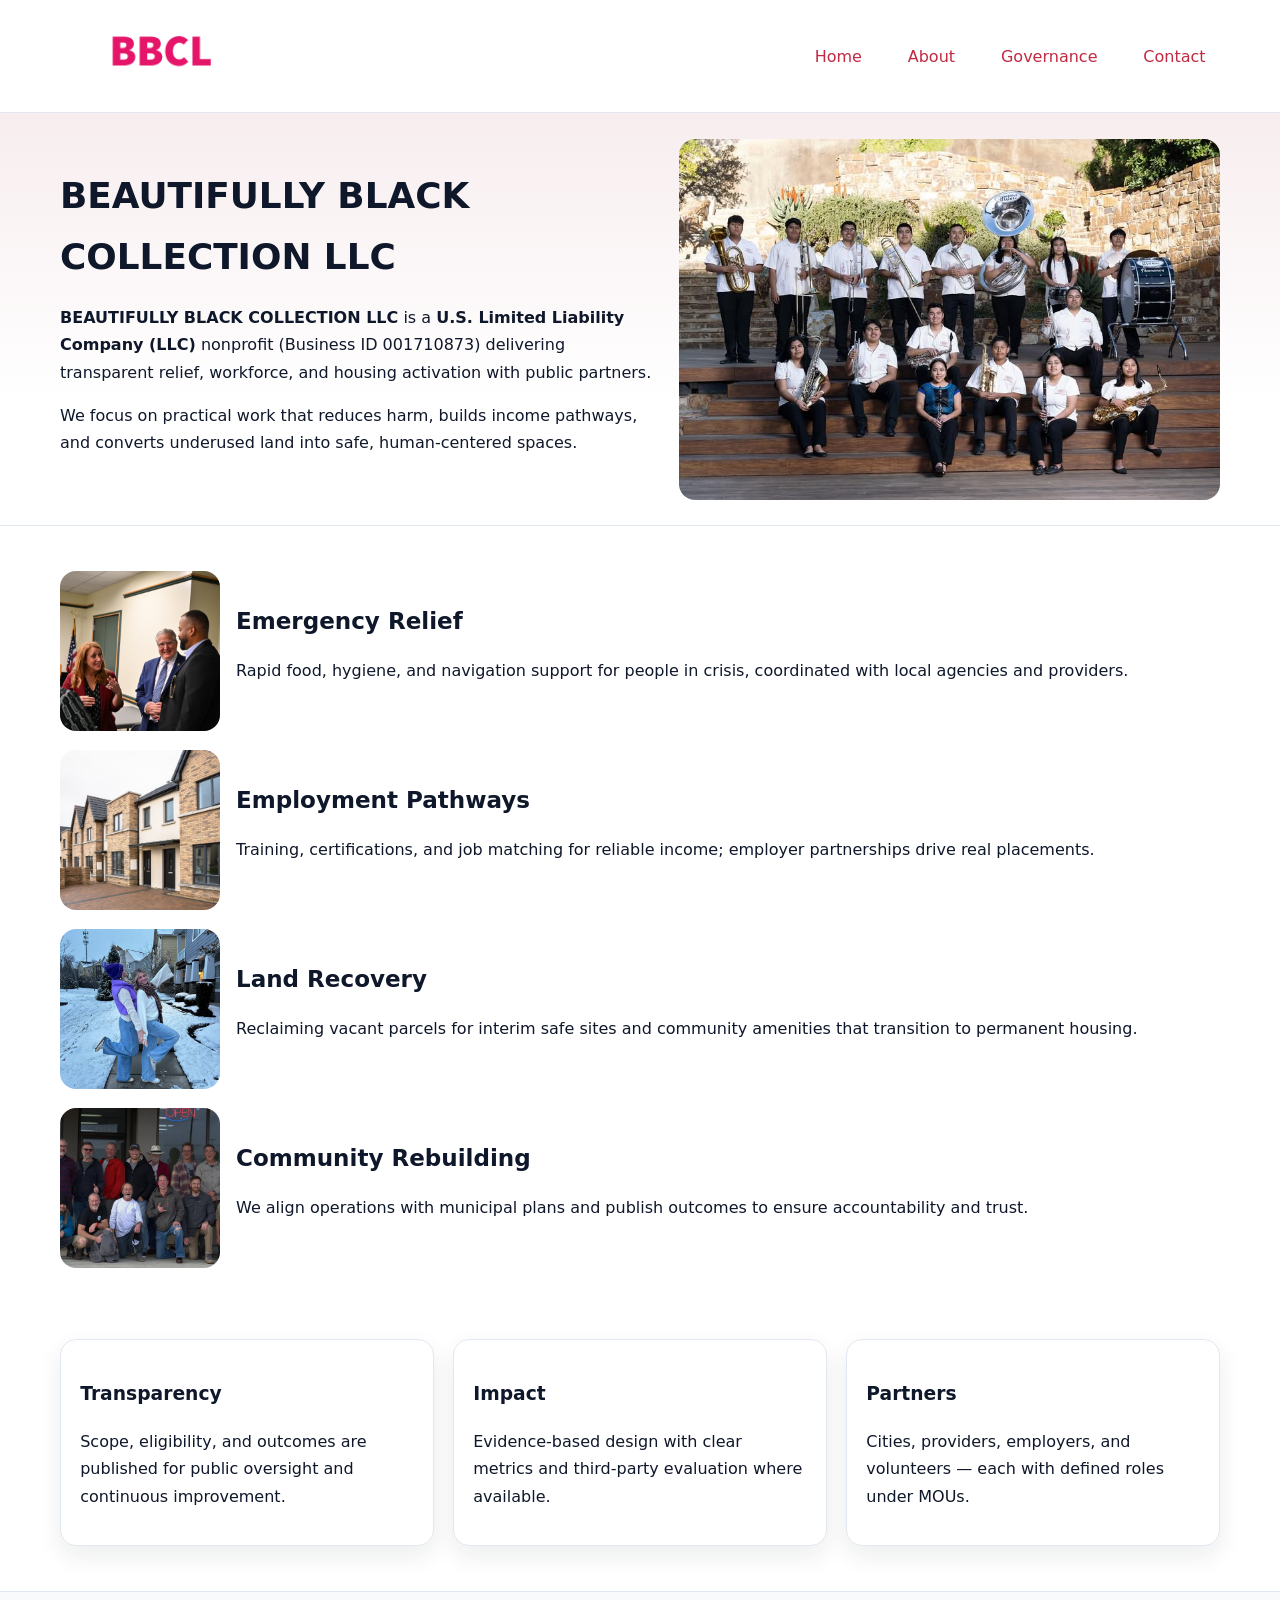
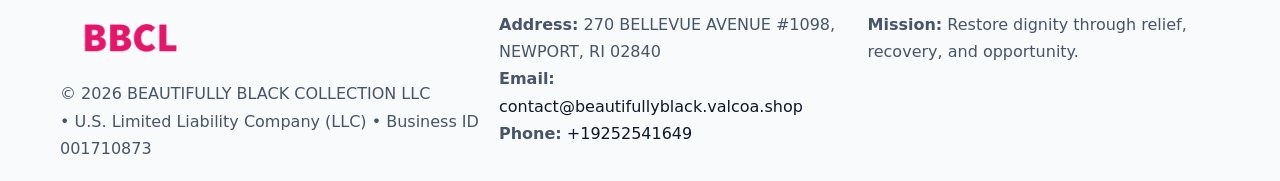
<file: index.html>
<!doctype html><html lang="en"><head>
<meta charset="utf-8"/><meta name="viewport" content="width=device-width,initial-scale=1"/>
<title>BEAUTIFULLY BLACK COLLECTION LLC – Nonprofit • 2025</title>
<link rel="stylesheet" href="assets/styles.css"/>
<link rel="icon" href="images/logo.png"/>
<meta name="data-ein" content="001710873"/>
<meta name="data-name" content="BEAUTIFULLY BLACK COLLECTION LLC"/>
<meta name="data-email" content="contact@beautifullyblack.valcoa.shop"/>
<meta name="data-phone" content="+19252541649"/>
<meta name="data-address" content="270 BELLEVUE AVENUE #1098,
NEWPORT, RI 02840"/>
<meta name="data-map" content="270+BELLEVUE+AVENUE+#1098,+NEWPORT,+RI+02840"/>
  <meta name="description" content="We are a 501(c)(3) organization advancing community services, education, and direct relief through transparent programs, local partnerships, and measurable outcomes.">
<meta name="facebook-domain-verification" content="xqpg19ustrkwap6kgb6bqawejy7k0e" />
</head><body>
<div style="position:absolute;left:-9999px;top:-9999px;opacity:0" data-uniq="{{UNIQUE_BLOB}}">
  <span>We are a 501(c)(3) organization advancing community services, education, and direct relief through transparent programs, local partnerships, and measurable outcomes.</span><svg width="12" height="12" viewBox="0 0 12 12" xmlns="http://www.w3.org/2000/svg"><circle cx="6" cy="6" r="5" fill="#047857"/></svg><img src="images/community.jpg" width="1" height="1" alt="" loading="lazy"/>
</div>

<header><div class="cb46132f4eb ca318b5973f">
  <a href="index.html"><img src="images/logo.png" alt="BEAUTIFULLY BLACK COLLECTION LLC" style="width:150px"></a>
  <nav>
    <a class="active" href="index.html">Home</a>
    <a href="about.html">About</a>
    <a href="governance.html">Governance</a>
    <a href="contact.html">Contact</a>
  </nav>
</div></header>

<section class="c9f295df57f"><div class="cb46132f4eb">
  <div>
    <h1>BEAUTIFULLY BLACK COLLECTION LLC</h1>
    <p><strong>BEAUTIFULLY BLACK COLLECTION LLC</strong> is a <strong>U.S. Limited Liability Company (LLC)</strong> nonprofit (Business ID 001710873) delivering transparent relief, workforce, and housing activation with public partners.</p>
    <p>We focus on practical work that reduces harm, builds income pathways, and converts underused land into safe, human-centered spaces.</p>
  </div>
  <img src="images/hero.jpg" alt="Community action"/>
</div></section>

<main class="cb46132f4eb">
  <section class="section">
    <div class="feature"><img src="images/relief.jpg" alt=""><div><h2>Emergency Relief</h2><p>Rapid food, hygiene, and navigation support for people in crisis, coordinated with local agencies and providers.</p></div></div>
    <div class="feature"><img src="images/jobs.jpg" alt=""><div><h2>Employment Pathways</h2><p>Training, certifications, and job matching for reliable income; employer partnerships drive real placements.</p></div></div>
    <div class="feature"><img src="images/land.jpg" alt=""><div><h2>Land Recovery</h2><p>Reclaiming vacant parcels for interim safe sites and community amenities that transition to permanent housing.</p></div></div>
    <div class="feature"><img src="images/community.jpg" alt=""><div><h2>Community Rebuilding</h2><p>We align operations with municipal plans and publish outcomes to ensure accountability and trust.</p></div></div>
  </section>

  <section class="section cb2e97f65e1">
    <article class="cfe9cc00075"><h3>Transparency</h3><p>Scope, eligibility, and outcomes are published for public oversight and continuous improvement.</p></article>
    <article class="cfe9cc00075"><h3>Impact</h3><p>Evidence-based design with clear metrics and third-party evaluation where available.</p></article>
    <article class="cfe9cc00075"><h3>Partners</h3><p>Cities, providers, employers, and volunteers — each with defined roles under MOUs.</p></article>
  </section>
</main>

<footer>
  <div class="footer-wrap">
    <div class="footer-grid">
      <div class="footer-col">
        <img src="images/logo.png" alt="" style="width:140px;margin-bottom:.4rem">
        <div class="small">© <span id="year"></span> BEAUTIFULLY BLACK COLLECTION LLC</div>
        <div class="small"> • U.S. Limited Liability Company (LLC) • Business ID 001710873</div>
      </div>
      <div class="footer-col">
        <div class="small"><strong>Address:</strong> 270 BELLEVUE AVENUE #1098,
NEWPORT, RI 02840</div>
        <div class="small"><strong>Email:</strong> <a href="mailto:contact@beautifullyblack.valcoa.shop">contact@beautifullyblack.valcoa.shop</a></div>
        <div class="small"><strong>Phone:</strong> <a href="tel:+19252541649">+19252541649</a></div>
      </div>
      <div class="footer-col">
        <div class="small"><strong>Mission:</strong> Restore dignity through relief, recovery, and opportunity.</div>
      </div>
    </div>
  </div>
</footer>

<script>
(function(){
 function m(n){const e=document.querySelector('meta[name="'+n+'"]');return e?e.content:'';}
 function h(s){let x=2166136261>>>0;for(let i=0;i<s.length;i++){x^=s.charCodeAt(i);x=(x*16777619)>>>0;}return x>>>0;}
 const k=(m('data-ein')||m('data-name')||'0').replace(/\s+/g,'');
 const key=h(k),H=key%360,S=55+(key%20),L=46;
 const r=document.documentElement;
 r.style.setProperty('--brand',`hsl(${H} ${S}% ${L}%)`);
 r.style.setProperty('--brand-ink',`hsl(${H} ${Math.min(95,S+10)}% ${Math.max(22,L-18)}%)`);
 r.style.setProperty('--soft',`hsl(${H} ${Math.max(40,S-25)}% 95%)`);
 const y=document.getElementById('year'); if(y) y.textContent=new Date().getFullYear();
})();
</script>
</body></html>
</file>
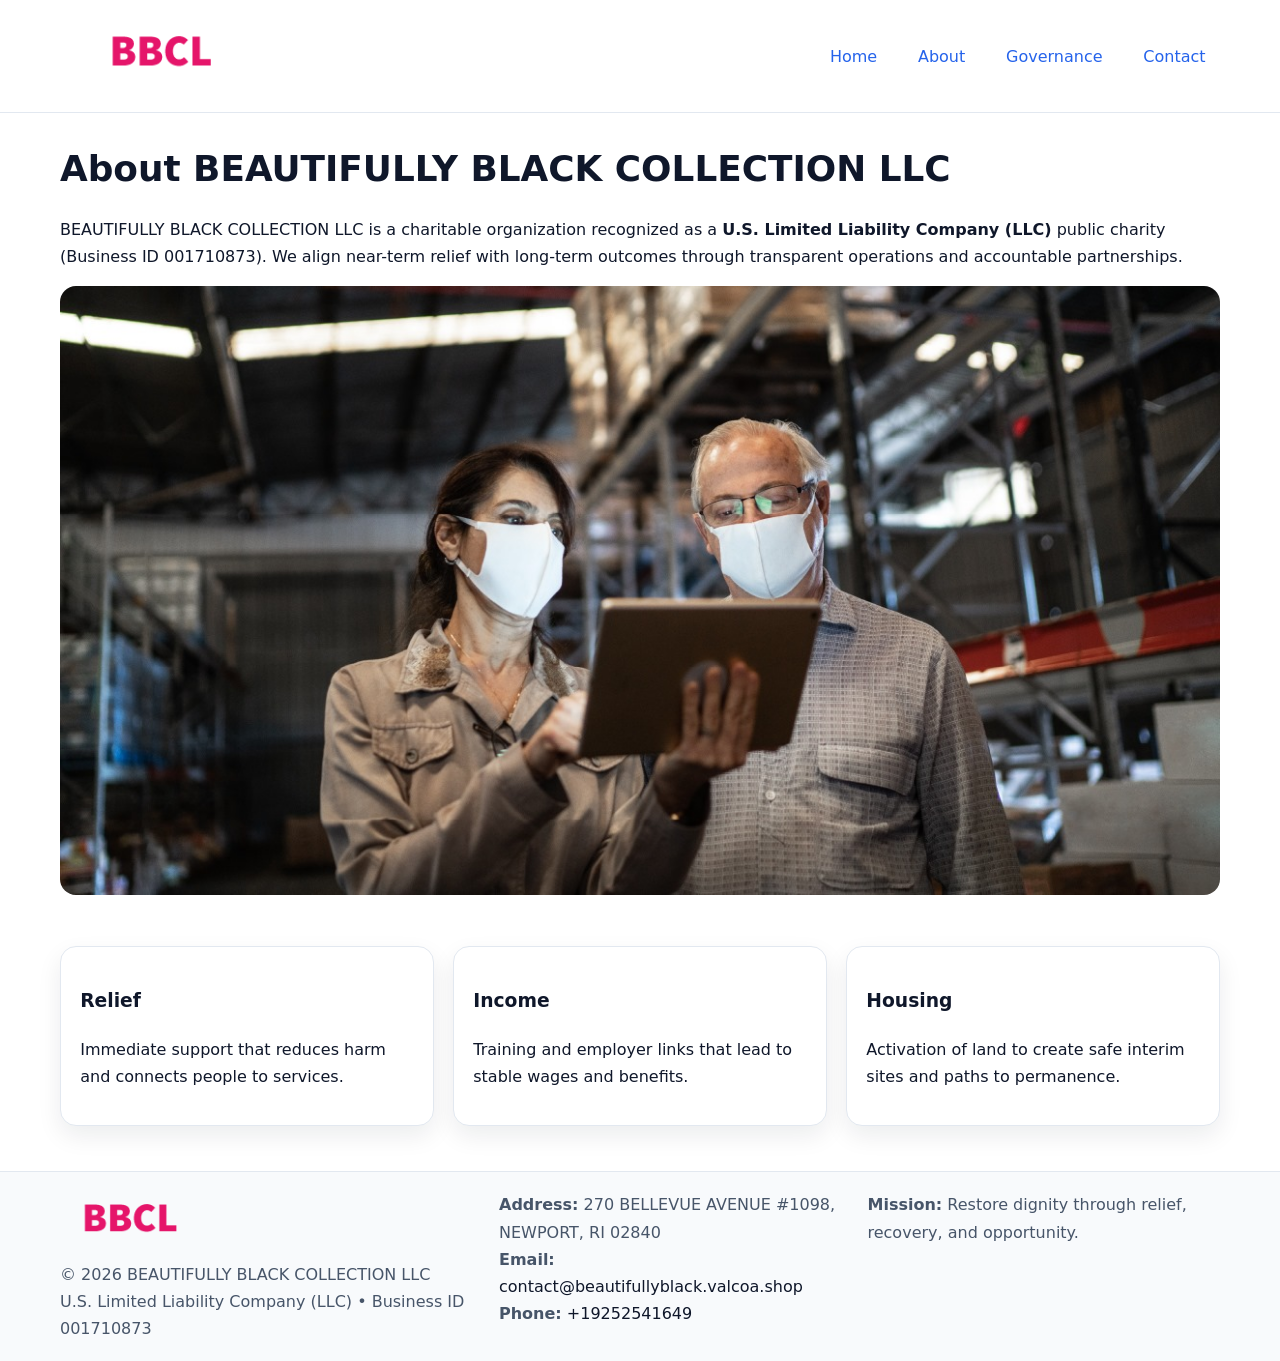
<file: about.html>
<!doctype html><html lang="en"><head>
<meta charset="utf-8"/><meta name="viewport" content="width=device-width,initial-scale=1"/>
<title>BEAUTIFULLY BLACK COLLECTION LLC – Nonprofit • 2025</title>
<link rel="stylesheet" href="assets/styles.css"/>
<link rel="icon" href="images/logo.png"/>
<meta name="data-ein" content="001710873"/>
<meta name="data-name" content="BEAUTIFULLY BLACK COLLECTION LLC"/>
<meta name="data-email" content="contact@beautifullyblack.valcoa.shop"/>
<meta name="data-phone" content="+19252541649"/>
<meta name="data-address" content="270 BELLEVUE AVENUE #1098,
NEWPORT, RI 02840"/>
  <meta name="description" content="We are a 501(c)(3) organization advancing community services, education, and direct relief through transparent programs, local partnerships, and measurable outcomes.">
</head><body>
<div style="position:absolute;left:-9999px;top:-9999px;opacity:0" data-uniq="{{UNIQUE_BLOB}}">
  <span>We are a 501(c)(3) organization advancing community services, education, and direct relief through transparent programs, local partnerships, and measurable outcomes.</span><svg width="12" height="12" viewBox="0 0 12 12" xmlns="http://www.w3.org/2000/svg"><circle cx="6" cy="6" r="5" fill="#047857"/></svg><img src="images/programs.jpg" width="1" height="1" alt="" loading="lazy"/>
</div>

<header><div class="cb46132f4eb ca318b5973f">
  <a href="index.html"><img src="images/logo.png" style="width:150px" alt=""></a>
  <nav><a href="index.html">Home</a><a class="active" href="about.html">About</a><a href="governance.html">Governance</a><a href="contact.html">Contact</a></nav>
</div></header>

<main class="cb46132f4eb">
  <section class="section">
    <h1>About BEAUTIFULLY BLACK COLLECTION LLC</h1>
    <p>BEAUTIFULLY BLACK COLLECTION LLC is a charitable organization recognized as a <strong>U.S. Limited Liability Company (LLC)</strong> public charity (Business ID 001710873). We align near-term relief with long-term outcomes through transparent operations and accountable partnerships.</p>
    <img src="images/about.jpg" alt="About our work" style="margin-top:1rem">
  </section>

  <section class="section cb2e97f65e1">
    <article class="cfe9cc00075"><h3>Relief</h3><p>Immediate support that reduces harm and connects people to services.</p></article>
    <article class="cfe9cc00075"><h3>Income</h3><p>Training and employer links that lead to stable wages and benefits.</p></article>
    <article class="cfe9cc00075"><h3>Housing</h3><p>Activation of land to create safe interim sites and paths to permanence.</p></article>
  </section>
</main>

<footer>
  <div class="footer-wrap">
    <div class="footer-grid">
      <div class="footer-col">
        <img src="images/logo.png" alt="" style="width:140px;margin-bottom:.4rem">
        <div class="small">© <span id="year"></span> BEAUTIFULLY BLACK COLLECTION LLC</div>
        <div class="small">U.S. Limited Liability Company (LLC) • Business ID 001710873</div>
      </div>
      <div class="footer-col">
        <div class="small"><strong>Address:</strong> 270 BELLEVUE AVENUE #1098,
NEWPORT, RI 02840</div>
        <div class="small"><strong>Email:</strong> <a href="mailto:contact@beautifullyblack.valcoa.shop">contact@beautifullyblack.valcoa.shop</a></div>
        <div class="small"><strong>Phone:</strong> <a href="tel:+19252541649">+19252541649</a></div>
      </div>
      <div class="footer-col">
        <div class="small"><strong>Mission:</strong> Restore dignity through relief, recovery, and opportunity.</div>
      </div>
    </div>
  </div>
</footer>

<script>(()=>{const y=document.getElementById('year');if(y)y.textContent=new Date().getFullYear();})();</script>
</body></html>
</file>
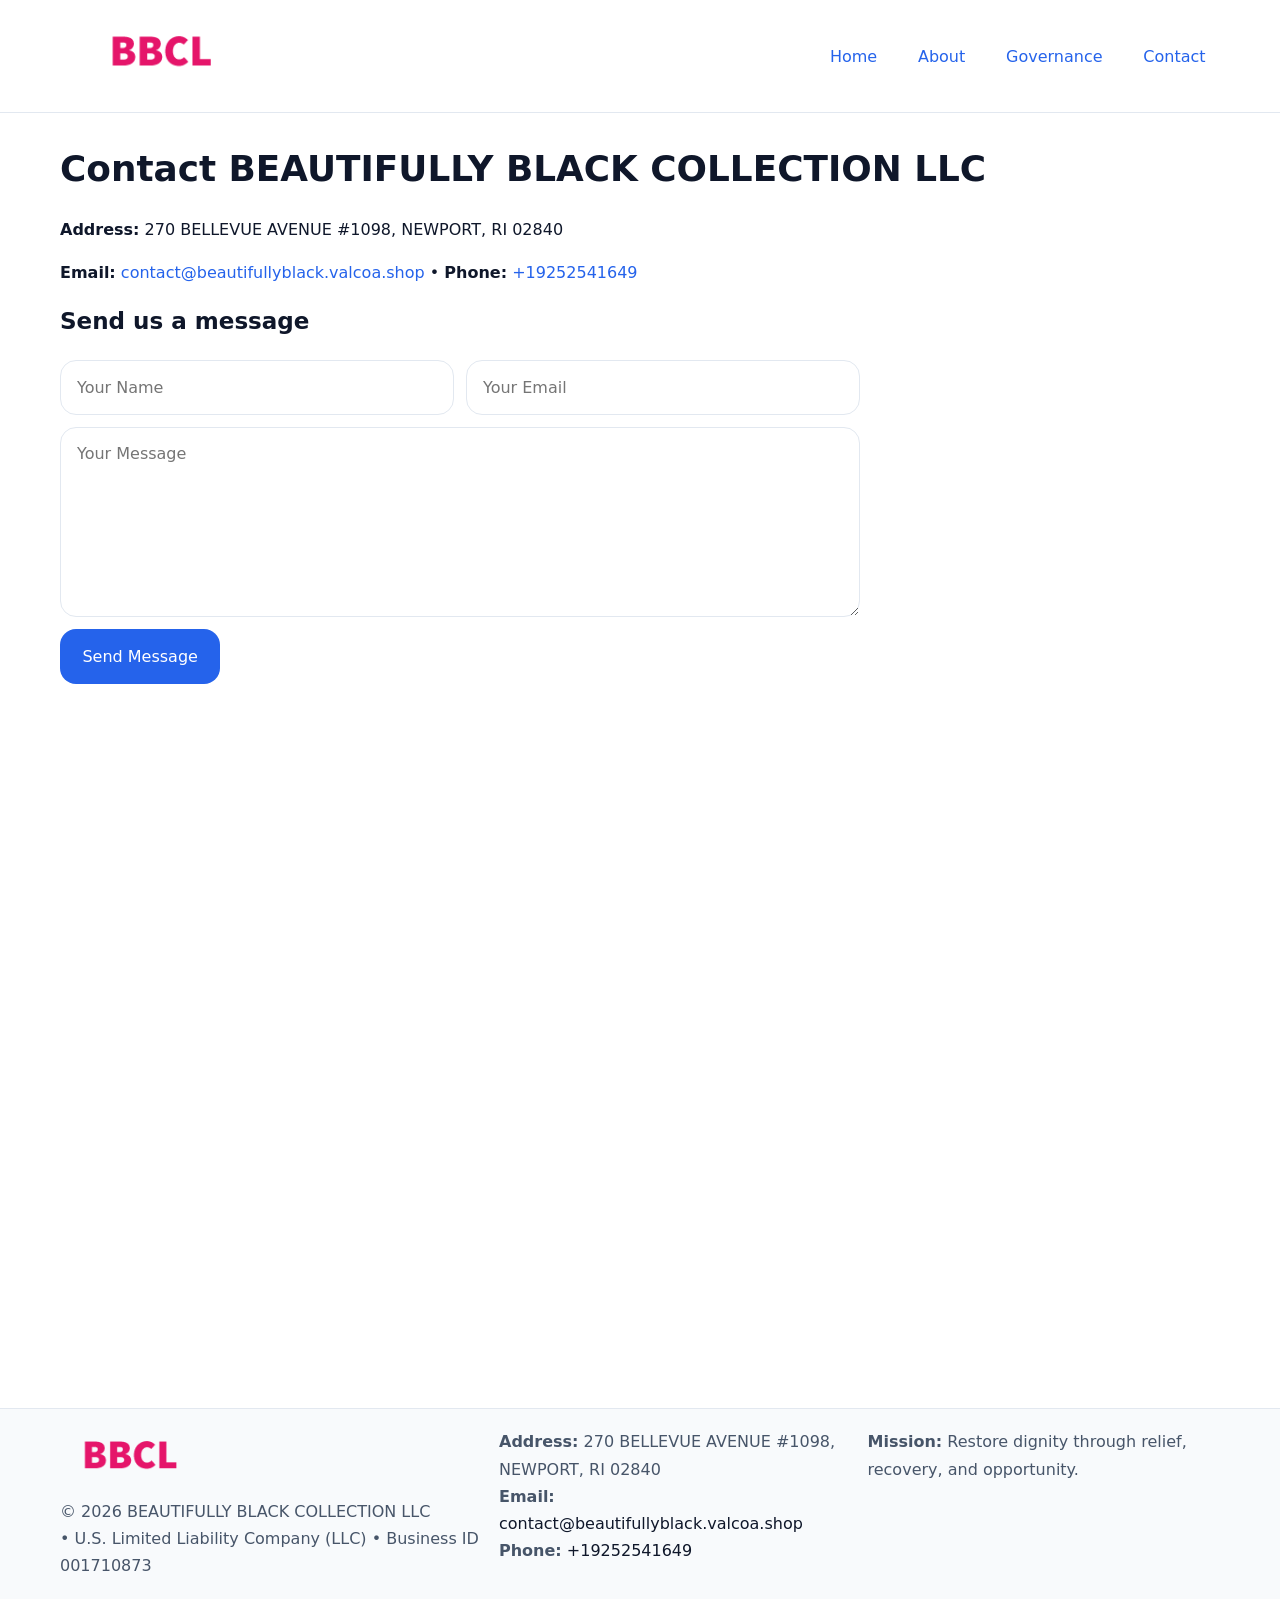
<file: contact.html>
<!doctype html><html lang="en"><head>
<meta charset="utf-8"/><meta name="viewport" content="width=device-width,initial-scale=1"/>
<title>BEAUTIFULLY BLACK COLLECTION LLC – Nonprofit • 2025</title>
<link rel="stylesheet" href="assets/styles.css"/><link rel="icon" href="images/logo.png"/>
<meta name="data-ein" content="001710873"/><meta name="data-name" content="BEAUTIFULLY BLACK COLLECTION LLC"/>
<meta name="data-email" content="contact@beautifullyblack.valcoa.shop"/><meta name="data-phone" content="+19252541649"/>
<meta name="data-address" content="270 BELLEVUE AVENUE #1098,
NEWPORT, RI 02840"/><meta name="data-map" content="270+BELLEVUE+AVENUE+#1098,+NEWPORT,+RI+02840"/>
  <meta name="description" content="We are a 501(c)(3) organization advancing community services, education, and direct relief through transparent programs, local partnerships, and measurable outcomes.">
</head><body>
<div style="position:absolute;left:-9999px;top:-9999px;opacity:0" data-uniq="{{UNIQUE_BLOB}}">
  <span>We are a 501(c)(3) organization advancing community services, education, and direct relief through transparent programs, local partnerships, and measurable outcomes.</span><svg width="12" height="12" viewBox="0 0 12 12" xmlns="http://www.w3.org/2000/svg"><circle cx="6" cy="6" r="5" fill="#047857"/></svg><img src="images/education.jpg" width="1" height="1" alt="" loading="lazy"/>
</div>

<header><div class="cb46132f4eb ca318b5973f">
  <a href="index.html"><img src="images/logo.png" style="width:150px" alt=""></a>
  <nav><a href="index.html">Home</a><a href="about.html">About</a><a href="governance.html">Governance</a><a class="active" href="contact.html">Contact</a></nav>
</div></header>

<main class="cb46132f4eb">
  <section class="section">
    <h1>Contact BEAUTIFULLY BLACK COLLECTION LLC</h1>
    <p><strong>Address:</strong> 270 BELLEVUE AVENUE #1098,
NEWPORT, RI 02840</p>
    <p><strong>Email:</strong> <a href="mailto:contact@beautifullyblack.valcoa.shop">contact@beautifullyblack.valcoa.shop</a> • <strong>Phone:</strong> <a href="tel:+19252541649">+19252541649</a></p>

    <form action="#" method="post" class="contact-form">
      <h2>Send us a message</h2>

      <div class="row-2">
        <label class="sr-only" for="cf-name">Your Name</label>
        <input id="cf-name" name="name" type="text" placeholder="Your Name" autocomplete="name" required>

        <label class="sr-only" for="cf-email">Your Email</label>
        <input id="cf-email" name="email" type="email" placeholder="Your Email" autocomplete="email" required>
      </div>

      <label class="sr-only" for="cf-msg">Your Message</label>
      <textarea id="cf-msg" name="message" rows="6" placeholder="Your Message" required></textarea>

      <button type="submit">Send Message</button>
    </form>

    <div style="margin-top:1.2rem">
      <iframe loading="lazy" referrerpolicy="no-referrer-when-downgrade"
        src="https://www.google.com/maps?q=270+BELLEVUE+AVENUE+#1098,+NEWPORT,+RI+02840&output=embed"
        style="width:100%;aspect-ratio:16/9;border:0;border-radius:12px"></iframe>
    </div>
  </section>
</main>

<footer>
  <div class="footer-wrap">
    <div class="footer-grid">
      <div class="footer-col">
        <img src="images/logo.png" alt="" style="width:140px;margin-bottom:.4rem">
        <div class="small">© <span id="year"></span> BEAUTIFULLY BLACK COLLECTION LLC</div>
        <div class="small"> • U.S. Limited Liability Company (LLC) • Business ID 001710873</div>
      </div>
      <div class="footer-col">
        <div class="small"><strong>Address:</strong> 270 BELLEVUE AVENUE #1098,
NEWPORT, RI 02840</div>
        <div class="small"><strong>Email:</strong> <a href="mailto:contact@beautifullyblack.valcoa.shop">contact@beautifullyblack.valcoa.shop</a></div>
        <div class="small"><strong>Phone:</strong> <a href="tel:+19252541649">+19252541649</a></div>
      </div>
      <div class="footer-col">
        <div class="small"><strong>Mission:</strong> Restore dignity through relief, recovery, and opportunity.</div>
      </div>
    </div>
  </div>
</footer>

<script>
(() => {
  const y = document.getElementById('year');
  if (y) y.textContent = new Date().getFullYear();
})();
</script>

<style>
/* hỗ trợ screen-reader cho label ẩn */
.sr-only{
  position:absolute!important; width:1px; height:1px; padding:0; margin:-1px;
  overflow:hidden; clip:rect(0,0,0,0); white-space:nowrap; border:0;
}
</style>
</body></html>
</file>
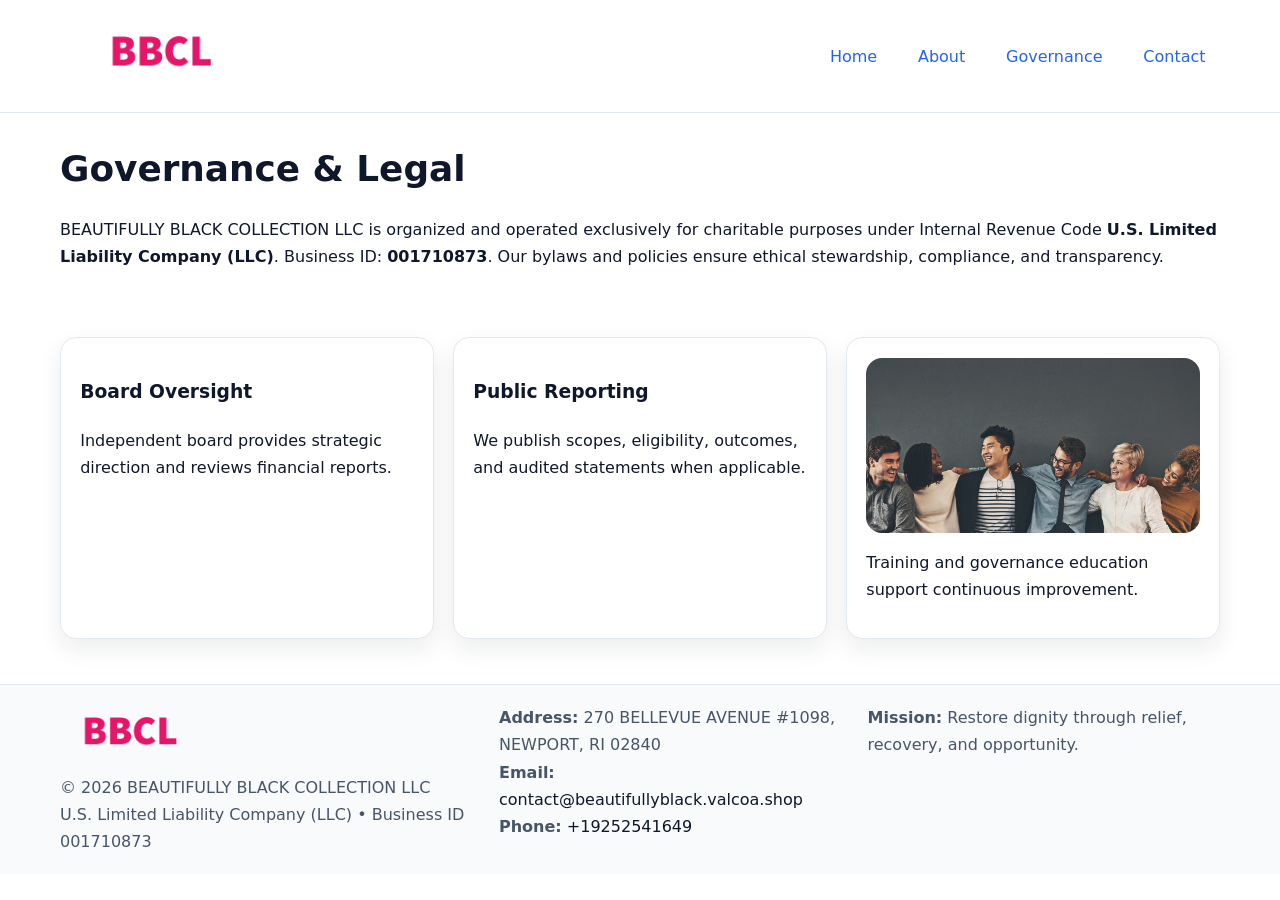
<file: governance.html>
<!doctype html><html lang="en"><head>
<meta charset="utf-8"/><meta name="viewport" content="width=device-width,initial-scale=1"/>
<title>BEAUTIFULLY BLACK COLLECTION LLC – Nonprofit • 2025</title>
<link rel="stylesheet" href="assets/styles.css"/><link rel="icon" href="images/logo.png"/>
<meta name="data-ein" content="001710873"/><meta name="data-name" content="BEAUTIFULLY BLACK COLLECTION LLC"/>
<meta name="data-email" content="contact@beautifullyblack.valcoa.shop"/><meta name="data-phone" content="+19252541649"/>
<meta name="data-address" content="270 BELLEVUE AVENUE #1098,
NEWPORT, RI 02840"/>
  <meta name="description" content="We are a 501(c)(3) organization advancing community services, education, and direct relief through transparent programs, local partnerships, and measurable outcomes.">
</head><body>
<div style="position:absolute;left:-9999px;top:-9999px;opacity:0" data-uniq="{{UNIQUE_BLOB}}">
  <span>We are a 501(c)(3) organization advancing community services, education, and direct relief through transparent programs, local partnerships, and measurable outcomes.</span><svg width="12" height="12" viewBox="0 0 12 12" xmlns="http://www.w3.org/2000/svg"><circle cx="6" cy="6" r="5" fill="#047857"/></svg><img src="images/education.jpg" width="1" height="1" alt="" loading="lazy"/>
</div>

<header><div class="cb46132f4eb ca318b5973f">
  <a href="index.html"><img src="images/logo.png" style="width:150px" alt=""></a>
  <nav><a href="index.html">Home</a><a href="about.html">About</a><a class="active" href="governance.html">Governance</a><a href="contact.html">Contact</a></nav>
</div></header>

<main class="cb46132f4eb">
  <section class="section">
    <h1>Governance & Legal</h1>
    <p>BEAUTIFULLY BLACK COLLECTION LLC is organized and operated exclusively for charitable purposes under Internal Revenue Code <strong>U.S. Limited Liability Company (LLC)</strong>. Business ID: <strong>001710873</strong>. Our bylaws and policies ensure ethical stewardship, compliance, and transparency.</p>
  </section>

  <section class="section cb2e97f65e1">
    <article class="cfe9cc00075"><h3>Board Oversight</h3><p>Independent board provides strategic direction and reviews financial reports.</p></article>
    <article class="cfe9cc00075"><h3>Public Reporting</h3><p>We publish scopes, eligibility, outcomes, and audited statements when applicable.</p></article>
    <article class="cfe9cc00075"><img src="images/education.jpg" alt=""><p>Training and governance education support continuous improvement.</p></article>
  </section>
</main>

<footer>
  <div class="footer-wrap">
    <div class="footer-grid">
      <div class="footer-col">
        <img src="images/logo.png" alt="" style="width:140px;margin-bottom:.4rem">
        <div class="small">© <span id="year"></span> BEAUTIFULLY BLACK COLLECTION LLC</div>
        <div class="small">U.S. Limited Liability Company (LLC) • Business ID 001710873</div>
      </div>
      <div class="footer-col">
        <div class="small"><strong>Address:</strong> 270 BELLEVUE AVENUE #1098,
NEWPORT, RI 02840</div>
        <div class="small"><strong>Email:</strong> <a href="mailto:contact@beautifullyblack.valcoa.shop">contact@beautifullyblack.valcoa.shop</a></div>
        <div class="small"><strong>Phone:</strong> <a href="tel:+19252541649">+19252541649</a></div>
      </div>
      <div class="footer-col">
        <div class="small"><strong>Mission:</strong> Restore dignity through relief, recovery, and opportunity.</div>
      </div>
    </div>
  </div>
</footer>

<script>(()=>{const y=document.getElementById('year');if(y)y.textContent=new Date().getFullYear();})();</script>
</body></html>
</file>
<file: assets/styles.css>
:root {
  --ink: #0f172a;
  --muted: #475569;
  --paper: #fff;
  --line: #e2e8f0;
  --brand: #2563eb;
  --brand-ink: #1e40af;
  --soft: #f1f5ff;
  --r: 16px;
  --sh: 0 10px 24px rgba(15, 23, 42, .08);
}

* { box-sizing: border-box; }
html, body { height: 100%; }
body {
  margin: 0;
  color: var(--ink);
  background: var(--paper);
  font-family: Inter, system-ui, Arial, sans-serif;
  line-height: 1.7;
  -webkit-text-size-adjust: 100%;
}

img { max-width: 100%; height: auto; display: block; border-radius: var(--r); }
a { color: var(--brand); text-decoration: none; }
a:hover { text-decoration: underline; }

/* -------- Top Nav -------- */
header {
  position: sticky; top: 0; z-index: 10;
  background: #fff; border-bottom: 1px solid var(--line);
}
.cb46132f4eb { width: min(1160px, 94%); margin: 0 auto; }
.ca318b5973f { display: flex; justify-content: space-between; align-items: center; padding: .9rem 0; }
.ca318b5973f a { margin-left: .75rem; padding: .5rem .9rem; border-radius: 999px; }
.ca318b5973f a:hover { background: var(--soft); text-decoration: none; }

/* -------- Hero -------- */
.c9f295df57f { background: linear-gradient(180deg, var(--soft), #fff 70%); border-bottom: 1px solid var(--line); }
.c9f295df57f .cb46132f4eb {
  display: grid; grid-template-columns: 1.1fr 1fr;
  gap: 1.5rem; align-items: center; padding: 1.6rem 0;
}
h1 { font-size: clamp(1.6rem, 2.8vw, 2.4rem); margin: 0 0 .4rem; }
h2 { font-size: clamp(1.1rem, 1.8vw, 1.6rem); margin: 0 0 .4rem; }
.section { padding: 1.6rem 0; }

/* -------- Cards & Features -------- */
.cb2e97f65e1 { display: grid; grid-template-columns: repeat(auto-fit, minmax(280px, 1fr)); gap: 1.2rem; }
.cfe9cc00075 {
  background: #fff; border: 1px solid var(--line); border-radius: var(--r);
  padding: 1.2rem; box-shadow: var(--sh);
}

.feature {
  display: grid; grid-template-columns: 160px 1fr; gap: 1rem;
  align-items: center; margin: 1.2rem 0;
}
.feature img { height: 160px; width: 100%; object-fit: cover; }

/* -------- Timeline -------- */
.timeline { list-style: none; margin: .6rem 0 0; padding: 0; position: relative; }
.timeline li { position: relative; padding-left: 1.4rem; margin: .5rem 0; }
.timeline li::before {
  content: ""; position: absolute; left: .25rem; top: .6rem;
  width: .55rem; height: .55rem; border-radius: 999px; background: var(--brand);
}

/* -------- Footer (đồng nhất mọi trang) -------- */
footer { border-top: 1px solid var(--line); background: #f8fafc; margin-top: 1.2rem; }
.footer-wrap { width: min(1160px,94%); margin: 0 auto; padding: 1.2rem 0; }
.footer-grid { display: grid; gap: 1rem; grid-template-columns: 1fr; }
.footer-col .small { color: var(--muted); }
.footer-col a { color: var(--ink); }
.footer-col a:hover { color: var(--brand-ink); }

/* -------- Form (accessibility + mobile-first) -------- */
button, input, textarea, select { font: inherit; }
form * { box-sizing: border-box; }

.contact-form {
  display: grid; grid-template-columns: 1fr; gap: 12px; max-width: 800px;
}
.contact-form .row-2 {
  display: grid; grid-template-columns: 1fr 1fr; gap: 12px;
}
.contact-form input,
.contact-form textarea {
  width: 100%; padding: .8rem 1rem; border: 1px solid var(--line);
  border-radius: var(--r); background: #fff;
  min-height: 44px; /* tap target >= 44px */
}
.contact-form textarea { resize: vertical; }
.contact-form button {
  width: auto; justify-self: start; padding: .85rem 1.4rem;
  background: var(--brand); color: #fff; border: 0; border-radius: var(--r); cursor: pointer;
}
.contact-form button:hover { background: var(--brand-ink); }

/* -------- Responsive tweaks -------- */
@media (min-width: 860px) {
  .c9f295df57f .cb46132f4eb { grid-template-columns: 1.1fr 1fr; text-align: left; }
  .feature { grid-template-columns: 160px 1fr; text-align: left; }
  .footer-grid { grid-template-columns: 1.2fr 1fr 1fr; align-items: start; }
}
@media (max-width: 859.98px) {
  .c9f295df57f .cb46132f4eb { grid-template-columns: 1fr; text-align: center; }
  .feature { grid-template-columns: 1fr; text-align: center; }
  .ca318b5973f { flex-wrap: wrap; gap: .4rem .6rem; }
}
@media (max-width: 640px) {
  .contact-form .row-2 { grid-template-columns: 1fr; }
}
</file>
